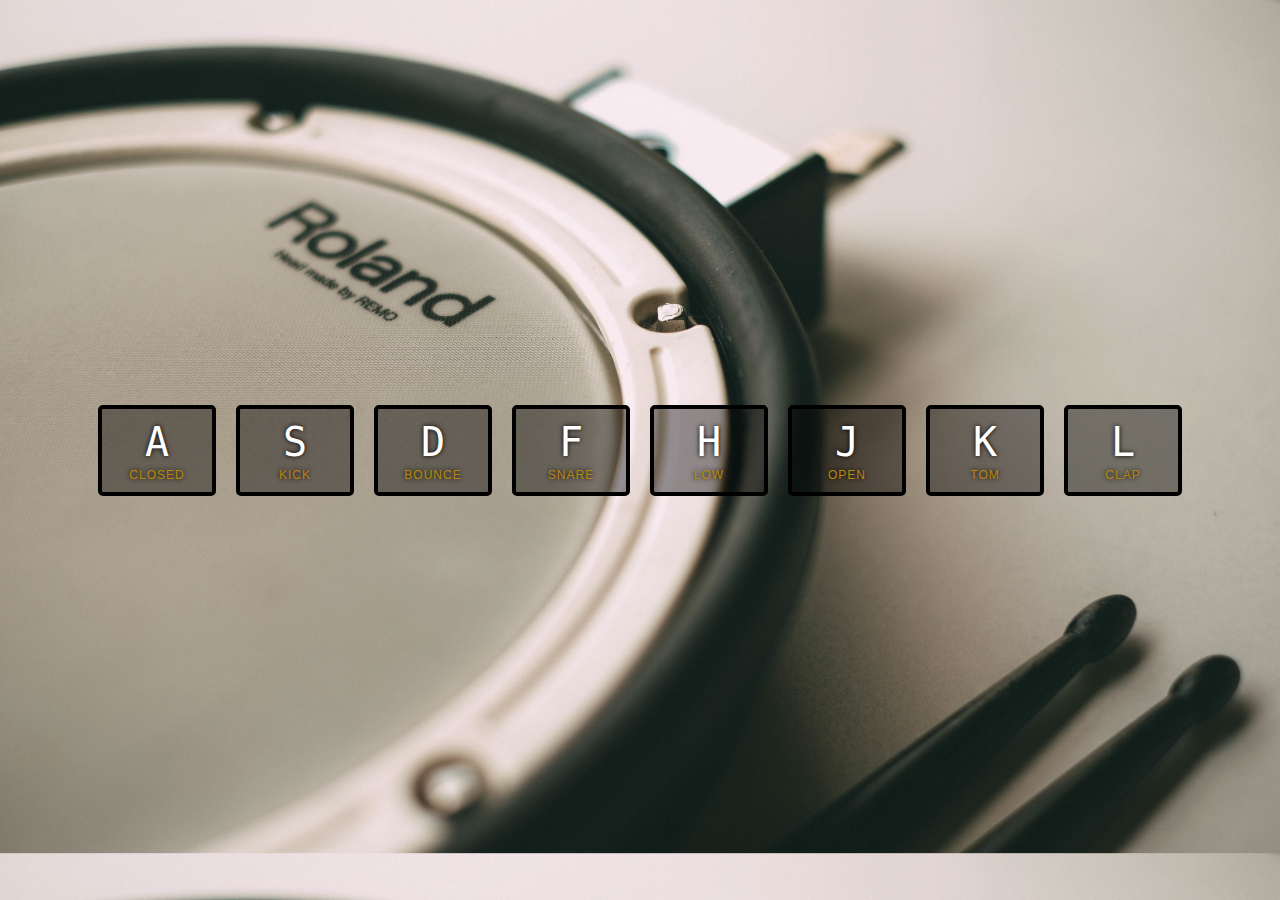
<file: index.html>
<!DOCTYPE html>
<html lang="en">
<head>
    <meta charset="UTF-8">
    <meta name="viewport" content="width=device-width, initial-scale=1.0">
    <meta http-equiv="X-UA-Compatible" content="ie=edge">
    <link rel="stylesheet" type="text/css" href="style.css">
    <title>JS Drum-kit</title>
</head>
<body>
    <div class="keys">
        <div class="key" data-key="65">
            <kbd>A</kbd>
            <span class="sound">closed</span>
        </div>
        <div class="key" data-key="83">
            <kbd>S</kbd>
            <span class="sound">kick</span>
        </div>
        <div class="key" data-key="68">
            <kbd>D</kbd>
            <span class="sound">bounce</span>
        </div>
        <div class="key" data-key="70">
            <kbd>F</kbd>
            <span class="sound">snare</span>
        </div>
        <div class="key" data-key="72">
            <kbd>H</kbd>
            <span class="sound">low</span>
        </div>
        <div class="key" data-key="74">
            <kbd>J</kbd>
            <span class="sound">open</span>
        </div>
        <div class="key" data-key="75">
            <kbd>K</kbd>
            <span class="sound">tom</span>
        </div>
        <div class="key" data-key="76">
            <kbd>L</kbd>
            <span class="sound">clap</span>
        </div>
    </div>

    <audio src="sounds/A.wav" data-key="65"></audio>
    <audio src="sounds/S.wav" data-key="83"></audio>
    <audio src="sounds/D.wav" data-key="68"></audio>
    <audio src="sounds/F.wav" data-key="70"></audio>
    <audio src="sounds/H.wav" data-key="72"></audio>
    <audio src="sounds/J.wav" data-key="74"></audio>
    <audio src="sounds/K.wav" data-key="75"></audio>
    <audio src="sounds/L.wav" data-key="76"></audio>
    
    <!-- Javascript -->
    <script>

        function playSound(event) {
            const audio = document.querySelector(`audio[data-key="${event.keyCode}"]`);
            const key = document.querySelector(`.key[data-key="${event.keyCode}"]`);
            if(!audio) return;
            audio.currentTime = 0; 
            audio.play();
            key.classList.add('playing');
        };

        function removeTransition(event) {
            if(event.propertyName !== 'transform') return;
            this.classList.remove('playing');
        };

        const keys = document.querySelectorAll('.key');
        keys.forEach( key => key.addEventListener(
            'transitionend', removeTransition
        ));

        window.addEventListener('keydown', playSound);

    </script>
</body>
</html>
</file>
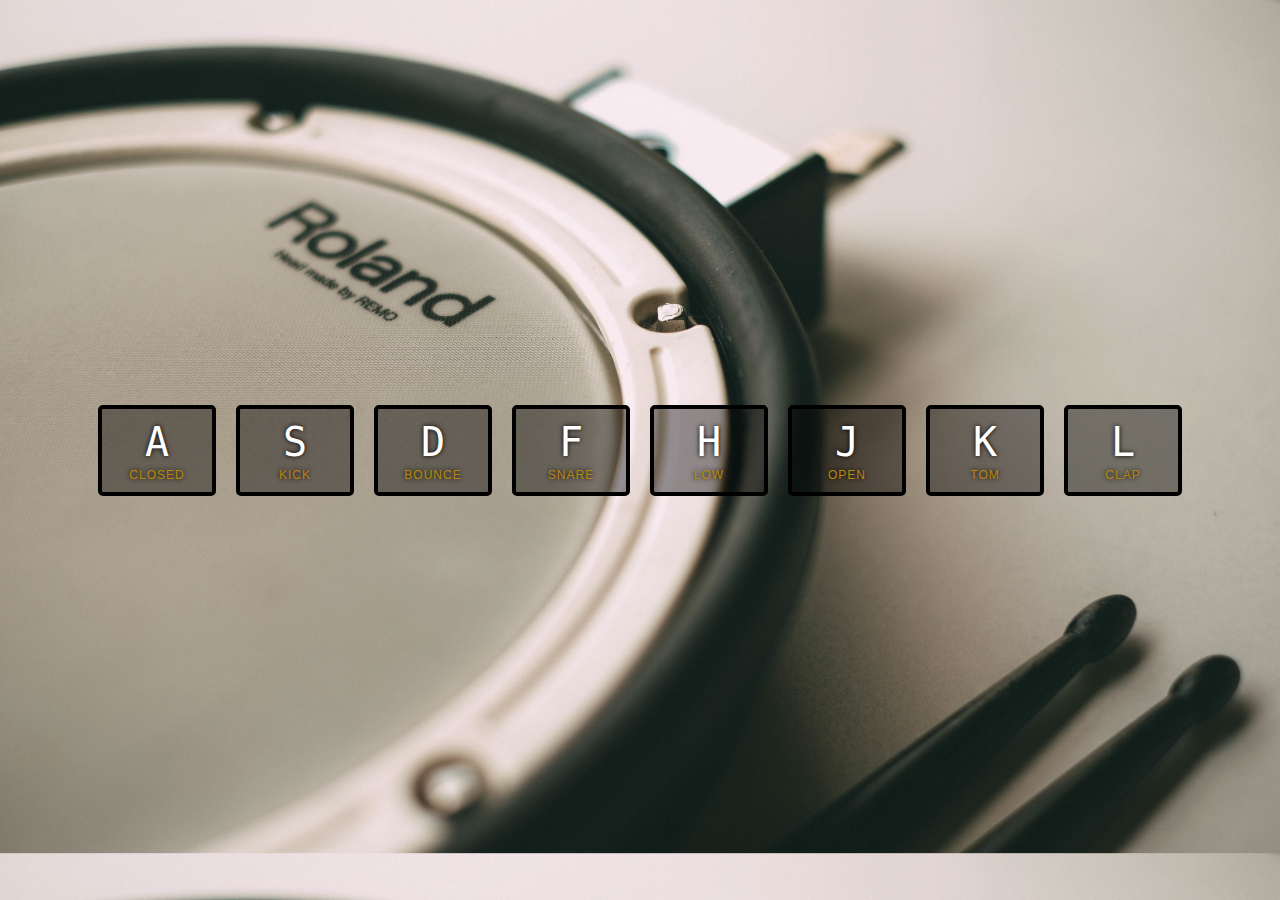
<file: src/index.html>
<!DOCTYPE html>
<html lang="en">
<head>
    <meta charset="UTF-8">
    <meta name="viewport" content="width=device-width, initial-scale=1.0">
    <meta http-equiv="X-UA-Compatible" content="ie=edge">
    <link rel="stylesheet" type="text/css" href="style.css">
    <title>JS Drum-kit</title>
</head>
<body>
    <div class="keys">
        <div class="key" data-key="65">
            <kbd>A</kbd>
            <span class="sound">closed</span>
        </div>
        <div class="key" data-key="83">
            <kbd>S</kbd>
            <span class="sound">kick</span>
        </div>
        <div class="key" data-key="68">
            <kbd>D</kbd>
            <span class="sound">bounce</span>
        </div>
        <div class="key" data-key="70">
            <kbd>F</kbd>
            <span class="sound">snare</span>
        </div>
        <div class="key" data-key="72">
            <kbd>H</kbd>
            <span class="sound">low</span>
        </div>
        <div class="key" data-key="74">
            <kbd>J</kbd>
            <span class="sound">open</span>
        </div>
        <div class="key" data-key="75">
            <kbd>K</kbd>
            <span class="sound">tom</span>
        </div>
        <div class="key" data-key="76">
            <kbd>L</kbd>
            <span class="sound">clap</span>
        </div>
    </div>

    <audio src="../sounds/A.wav" data-key="65"></audio>
    <audio src="../sounds/S.wav" data-key="83"></audio>
    <audio src="../sounds/D.wav" data-key="68"></audio>
    <audio src="../sounds/F.wav" data-key="70"></audio>
    <audio src="../sounds/H.wav" data-key="72"></audio>
    <audio src="../sounds/J.wav" data-key="74"></audio>
    <audio src="../sounds/K.wav" data-key="75"></audio>
    <audio src="../sounds/L.wav" data-key="76"></audio>
    
    <!-- Javascript -->
    <script>

        function playSound(event) {
            const audio = document.querySelector(`audio[data-key="${event.keyCode}"]`);
            const key = document.querySelector(`.key[data-key="${event.keyCode}"]`);
            if(!audio) return;
            audio.currentTime = 0; 
            audio.play();
            key.classList.add('playing');
        };

        function removeTransition(event) {
            if(event.propertyName !== 'transform') return;
            this.classList.remove('playing');
        };

        const keys = document.querySelectorAll('.key');
        keys.forEach( key => key.addEventListener(
            'transitionend', removeTransition
        ));

        window.addEventListener('keydown', playSound);

    </script>
</body>
</html>
</file>
<file: style.css>
html {
    font-size: 10px;
    background: url('images/beat-business-composition-258668.jpg');
    background-size: 100% auto;
}

body {
    margin: 0;
    padding: 0;
    font-family: sans-serif;
}

.keys {
    display: flex;
    flex: 1;
    min-height: 100vh;
    align-items: center;
    justify-content: center;
}

.key {
    border: .4rem solid black;
    border-radius: .5rem;
    margin: 1rem;
    font-size: 1.5rem;
    padding: 1rem .5rem;
    transition: all .07s ease;
    width: 10rem;
    text-align: center;
    color: white;
    background: rgba(0,0,0,0.4);
    text-shadow: 0 0 .5rem black;
}

kbd {
    display: block;
    font-size: 4rem;
}

.sound {
    font-size: 1.2rem;
    text-transform: uppercase;
    letter-spacing: .1rem;
    color: darkgoldenrod;
}

.playing {
    transform: scale(1.1);
    border-color: darkgoldenrod;
    box-shadow: 0 0 1rem darkgoldenrod;
}
</file>
<file: src/style.css>
html {
    font-size: 10px;
    background: url('../images/beat-business-composition-258668.jpg');
    background-size: 100% auto;
}

body {
    margin: 0;
    padding: 0;
    font-family: sans-serif;
}

.keys {
    display: flex;
    flex: 1;
    min-height: 100vh;
    align-items: center;
    justify-content: center;
}

.key {
    border: .4rem solid black;
    border-radius: .5rem;
    margin: 1rem;
    font-size: 1.5rem;
    padding: 1rem .5rem;
    transition: all .07s ease;
    width: 10rem;
    text-align: center;
    color: white;
    background: rgba(0,0,0,0.4);
    text-shadow: 0 0 .5rem black;
}

kbd {
    display: block;
    font-size: 4rem;
}

.sound {
    font-size: 1.2rem;
    text-transform: uppercase;
    letter-spacing: .1rem;
    color: darkgoldenrod;
}

.playing {
    transform: scale(1.1);
    border-color: darkgoldenrod;
    box-shadow: 0 0 1rem darkgoldenrod;
}
</file>
